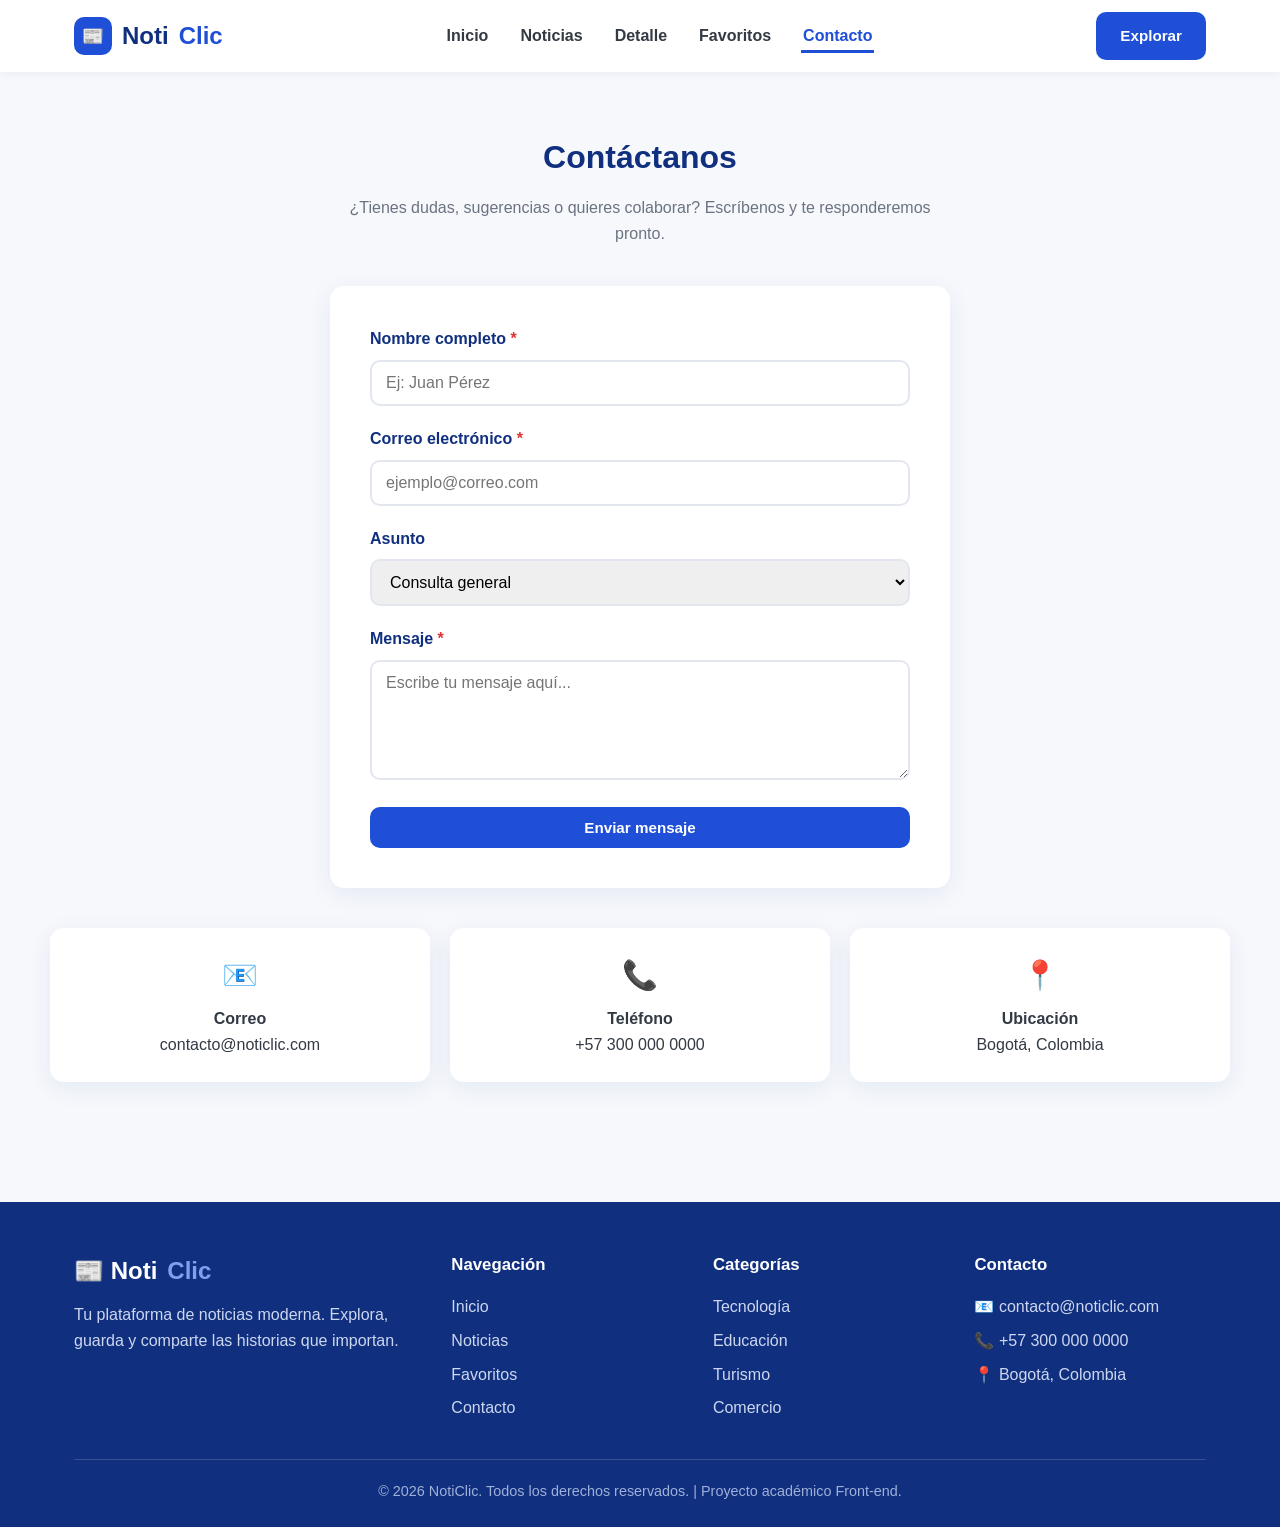
<file: contacto.html>
<!DOCTYPE html>
<html lang="es">
<head>
  <meta charset="UTF-8" />
  <meta name="viewport" content="width=device-width, initial-scale=1.0" />
  <title>NotiClic - Contacto</title>
  <link rel="stylesheet" href="css/styles.css" />
</head>
<body>

  <!-- Header / Navegacion -->
  <header class="header">
    <div class="contenedor">
      <!-- Los iconos son emojis, vienen tal cual del mockup aprobado -->
      <a href="index.html" class="logo">
        <span class="logo-icono">📰</span>
        Noti<span>Clic</span>
      </a>
      <nav class="nav">
        <ul>
          <li><a href="index.html">Inicio</a></li>
          <li><a href="noticias.html">Noticias</a></li>
          <li><a href="detalle.html">Detalle</a></li>
          <li><a href="favoritos.html">Favoritos</a></li>
          <li><a href="contacto.html" class="activo">Contacto</a></li>
        </ul>
      </nav>
      <a href="noticias.html" class="btn">Explorar</a>
    </div>
  </header>

  <!-- Contacto -->
  <section class="seccion contenedor">
    <h2 class="seccion-titulo">Contáctanos</h2>
    <p class="seccion-subtitulo">¿Tienes dudas, sugerencias o quieres colaborar? Escríbenos y te responderemos pronto.</p>

    <div class="form-contacto">
      <!-- Mensaje de confirmación que aparece cuando el envio es correcto -->
      <div class="mensaje-exito" id="mensaje-exito" style="display:none;">
        Tu mensaje fue enviado correctamente.
      </div>

      <form id="form-contacto" novalidate>
        <div class="campo">
          <label for="nombre">Nombre completo <span class="obligatorio">*</span></label>
          <input type="text" id="nombre" placeholder="Ej: Juan Pérez" />
          <div class="mensaje-error" id="error-nombre" style="display:none;"></div>
        </div>

        <div class="campo">
          <label for="correo">Correo electrónico <span class="obligatorio">*</span></label>
          <input type="email" id="correo" placeholder="ejemplo@correo.com" />
          <div class="mensaje-error" id="error-correo" style="display:none;"></div>
        </div>

        <div class="campo">
          <label for="asunto">Asunto</label>
          <select id="asunto">
            <option>Consulta general</option>
            <option>Sugerencia</option>
            <option>Reportar un problema</option>
            <option>Colaboración</option>
          </select>
        </div>

        <div class="campo">
          <label for="mensaje">Mensaje <span class="obligatorio">*</span></label>
          <textarea id="mensaje" placeholder="Escribe tu mensaje aquí..."></textarea>
          <div class="mensaje-error" id="error-mensaje" style="display:none;"></div>
        </div>

        <button type="submit" class="btn" style="width:100%;">Enviar mensaje</button>
      </form>
    </div>

    <!-- Información de contacto -->
    <div class="info-contacto">
      <div class="info-item">
        <div class="icono">📧</div>
        <strong>Correo</strong>
        <p>contacto@noticlic.com</p>
      </div>
      <div class="info-item">
        <div class="icono">📞</div>
        <strong>Teléfono</strong>
        <p>+57 300 000 0000</p>
      </div>
      <div class="info-item">
        <div class="icono">📍</div>
        <strong>Ubicación</strong>
        <p>Bogotá, Colombia</p>
      </div>
    </div>
  </section>

  <!-- Footer -->
  <footer class="footer">
    <div class="contenedor">
      <div class="footer-grid">
        <div>
          <div class="logo">📰 Noti<span>Clic</span></div>
          <p>Tu plataforma de noticias moderna. Explora, guarda y comparte las historias que importan.</p>
        </div>
        <div>
          <h4>Navegación</h4>
          <ul>
            <li><a href="index.html">Inicio</a></li>
            <li><a href="noticias.html">Noticias</a></li>
            <li><a href="favoritos.html">Favoritos</a></li>
            <li><a href="contacto.html">Contacto</a></li>
          </ul>
        </div>
        <div>
          <h4>Categorías</h4>
          <ul>
            <li><a href="noticias.html">Tecnología</a></li>
            <li><a href="noticias.html">Educación</a></li>
            <li><a href="noticias.html">Turismo</a></li>
            <li><a href="noticias.html">Comercio</a></li>
          </ul>
        </div>
        <div>
          <h4>Contacto</h4>
          <ul>
            <li>📧 contacto@noticlic.com</li>
            <li>📞 +57 300 000 0000</li>
            <li>📍 Bogotá, Colombia</li>
          </ul>
        </div>
      </div>
      <div class="footer-abajo">
        © 2026 NotiClic. Todos los derechos reservados. | Proyecto académico Front-end.
      </div>
    </div>
  </footer>

  <script src="js/contacto.js"></script>
</body>
</html>
</file>
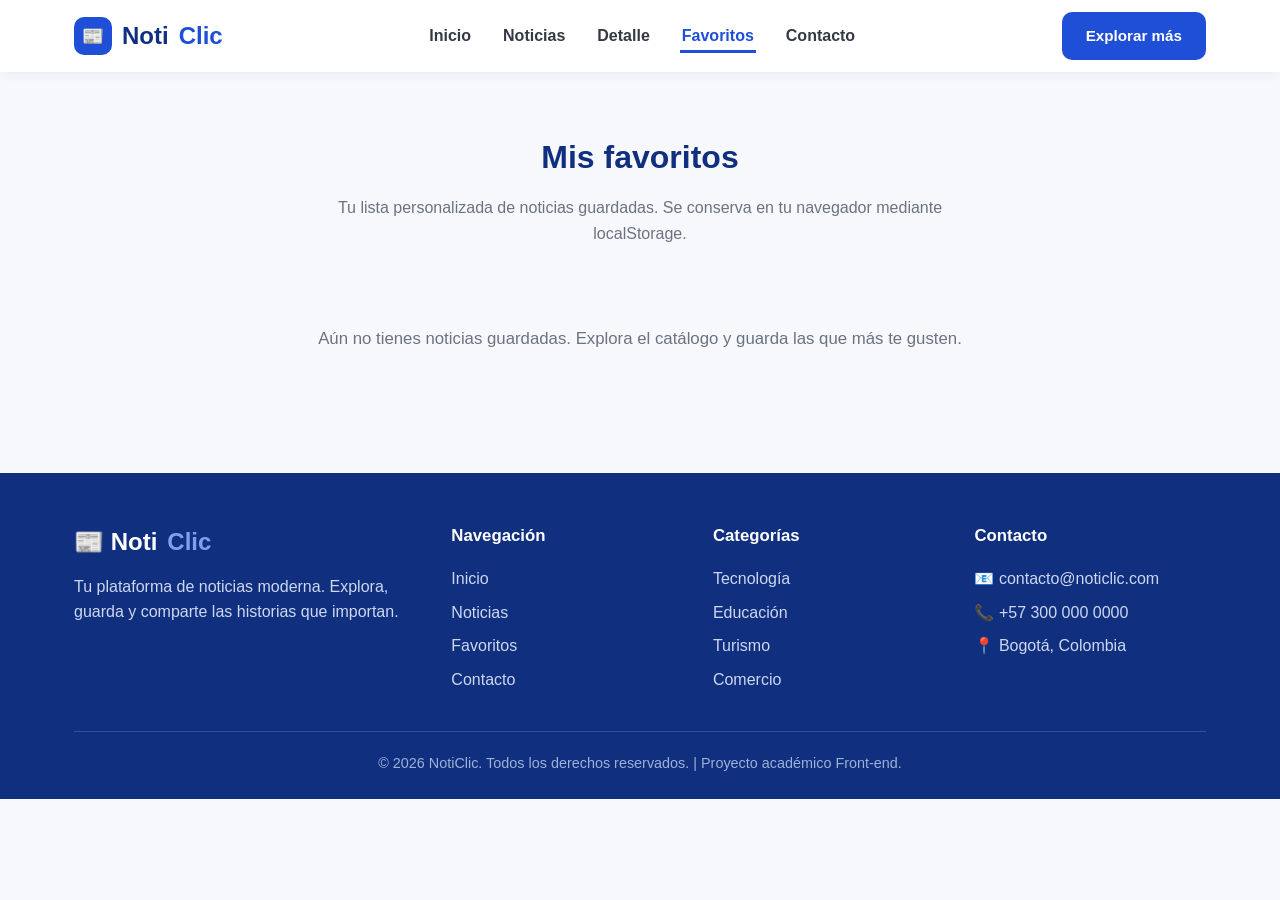
<file: favoritos.html>
<!DOCTYPE html>
<html lang="es">
<head>
  <meta charset="UTF-8" />
  <meta name="viewport" content="width=device-width, initial-scale=1.0" />
  <title>NotiClic - Favoritos</title>
  <link rel="stylesheet" href="css/styles.css" />
</head>
<body>

  <!-- Header / Navegacion -->
  <header class="header">
    <div class="contenedor">
      <!-- Los iconos son emojis, vienen tal cual del mockup aprobado -->
      <a href="index.html" class="logo">
        <span class="logo-icono">📰</span>
        Noti<span>Clic</span>
      </a>
      <nav class="nav">
        <ul>
          <li><a href="index.html">Inicio</a></li>
          <li><a href="noticias.html">Noticias</a></li>
          <li><a href="detalle.html">Detalle</a></li>
          <li><a href="favoritos.html" class="activo">Favoritos</a></li>
          <li><a href="contacto.html">Contacto</a></li>
        </ul>
      </nav>
      <a href="noticias.html" class="btn">Explorar más</a>
    </div>
  </header>

  <!-- Favoritos -->
  <section class="seccion contenedor">
    <h2 class="seccion-titulo">Mis favoritos</h2>
    <p class="seccion-subtitulo">Tu lista personalizada de noticias guardadas. Se conserva en tu navegador mediante localStorage.</p>

    <!-- Aqui se muestran las noticias guardadas -->
    <div class="grid-noticias" id="lista-favoritos"></div>

    <!-- Mensaje que aparece cuando todavia no hay favoritos -->
    <div class="estado-vacio" id="favoritos-vacio" style="display:none;">
      <p>Aún no tienes noticias guardadas. Explora el catálogo y guarda las que más te gusten.</p>
    </div>
  </section>

  <!-- Footer -->
  <footer class="footer">
    <div class="contenedor">
      <div class="footer-grid">
        <div>
          <div class="logo">📰 Noti<span>Clic</span></div>
          <p>Tu plataforma de noticias moderna. Explora, guarda y comparte las historias que importan.</p>
        </div>
        <div>
          <h4>Navegación</h4>
          <ul>
            <li><a href="index.html">Inicio</a></li>
            <li><a href="noticias.html">Noticias</a></li>
            <li><a href="favoritos.html">Favoritos</a></li>
            <li><a href="contacto.html">Contacto</a></li>
          </ul>
        </div>
        <div>
          <h4>Categorías</h4>
          <ul>
            <li><a href="noticias.html">Tecnología</a></li>
            <li><a href="noticias.html">Educación</a></li>
            <li><a href="noticias.html">Turismo</a></li>
            <li><a href="noticias.html">Comercio</a></li>
          </ul>
        </div>
        <div>
          <h4>Contacto</h4>
          <ul>
            <li>📧 contacto@noticlic.com</li>
            <li>📞 +57 300 000 0000</li>
            <li>📍 Bogotá, Colombia</li>
          </ul>
        </div>
      </div>
      <div class="footer-abajo">
        © 2026 NotiClic. Todos los derechos reservados. | Proyecto académico Front-end.
      </div>
    </div>
  </footer>

  <script src="js/favoritos.js"></script>
</body>
</html>
</file>
<file: css/styles.css>
/* NotiClic - Hoja de estilos. Mismo diseno de la maqueta y unos ajustes para lo funcional */

/* --- Variables de diseño --- */
:root {
  --azul-primario: #1e4fd6;
  --azul-oscuro: #10307f;
  --azul-claro: #e8eefc;
  --gris-texto: #333a44;
  --gris-suave: #6b7280;
  --gris-borde: #e2e6ee;
  --fondo: #f6f8fc;
  --blanco: #ffffff;
  --amarillo: #ffb020;
  --sombra: 0 6px 24px rgba(16, 48, 127, 0.08);
  --radio: 14px;
}

/* --- Reset básico --- */
* {
  margin: 0;
  padding: 0;
  box-sizing: border-box;
}

body {
  font-family: "Segoe UI", Roboto, Helvetica, Arial, sans-serif;
  color: var(--gris-texto);
  background-color: var(--fondo);
  line-height: 1.6;
}

a {
  text-decoration: none;
  color: inherit;
}

img {
  max-width: 100%;
  display: block;
}

.contenedor {
  width: 100%;
  max-width: 1180px;
  margin: 0 auto;
  padding: 0 24px;
}

/* Header / Navegacion */
.header {
  background-color: var(--blanco);
  box-shadow: 0 2px 10px rgba(16, 48, 127, 0.06);
  position: sticky;
  top: 0;
  z-index: 100;
}

.header .contenedor {
  display: flex;
  align-items: center;
  justify-content: space-between;
  height: 72px;
}

.logo {
  display: flex;
  align-items: center;
  gap: 10px;
  font-size: 1.5rem;
  font-weight: 800;
  color: var(--azul-oscuro);
}

.logo-icono {
  width: 38px;
  height: 38px;
  background: var(--azul-primario);
  color: #fff;
  border-radius: 10px;
  display: grid;
  place-items: center;
  font-size: 1.1rem;
}

.logo span {
  color: var(--azul-primario);
}

.nav ul {
  list-style: none;
  display: flex;
  gap: 28px;
  align-items: center;
}

.nav a {
  font-weight: 600;
  color: var(--gris-texto);
  padding: 6px 2px;
  transition: color 0.2s;
}

.nav a:hover,
.nav a.activo {
  color: var(--azul-primario);
  border-bottom: 3px solid var(--azul-primario);
}

.btn {
  display: inline-block;
  background-color: var(--azul-primario);
  color: #fff;
  border: none;
  padding: 12px 24px;
  border-radius: 10px;
  font-weight: 700;
  font-size: 0.95rem;
  cursor: pointer;
  transition: background 0.2s, transform 0.1s;
}

.btn:hover {
  background-color: var(--azul-oscuro);
}

.btn-secundario {
  background-color: transparent;
  color: var(--azul-primario);
  border: 2px solid var(--azul-primario);
}

.btn-secundario:hover {
  background-color: var(--azul-claro);
}

.btn-favorito {
  background-color: var(--amarillo);
  color: #4a3200;
}

.btn-favorito:hover {
  background-color: #e69a00;
}

/* Hero / Bienvenida */
.hero {
  background: linear-gradient(135deg, var(--azul-oscuro), var(--azul-primario));
  color: #fff;
  padding: 70px 0;
}

.hero .contenedor {
  display: grid;
  grid-template-columns: 1.1fr 0.9fr;
  gap: 40px;
  align-items: center;
}

.hero h1 {
  font-size: 2.7rem;
  line-height: 1.2;
  margin-bottom: 16px;
}

.hero p {
  font-size: 1.1rem;
  opacity: 0.92;
  margin-bottom: 28px;
}

.hero-acciones {
  display: flex;
  gap: 14px;
  flex-wrap: wrap;
}

.hero .btn-secundario {
  color: #fff;
  border-color: #fff;
}

.hero .btn-secundario:hover {
  background-color: rgba(255, 255, 255, 0.15);
}

.hero-imagen {
  background-color: rgba(255, 255, 255, 0.12);
  border-radius: var(--radio);
  height: 280px;
  display: grid;
  place-items: center;
  font-size: 1rem;
  border: 2px dashed rgba(255, 255, 255, 0.4);
}

/* Secciones */
.seccion {
  padding: 60px 0;
}

.seccion-titulo {
  text-align: center;
  margin-bottom: 12px;
  font-size: 2rem;
  color: var(--azul-oscuro);
}

.seccion-subtitulo {
  text-align: center;
  color: var(--gris-suave);
  margin-bottom: 40px;
  max-width: 620px;
  margin-left: auto;
  margin-right: auto;
}

/* Cards de noticias */
.grid-noticias {
  display: grid;
  grid-template-columns: repeat(3, 1fr);
  gap: 26px;
}

.card {
  background-color: var(--blanco);
  border-radius: var(--radio);
  overflow: hidden;
  box-shadow: var(--sombra);
  display: flex;
  flex-direction: column;
  transition: transform 0.2s;
}

.card:hover {
  transform: translateY(-4px);
}

.card-imagen {
  height: 180px;
  background: linear-gradient(135deg, #c3d0f5, #8fa8ee);
  display: grid;
  place-items: center;
  color: var(--azul-oscuro);
  font-weight: 600;
}

/* La imagen real de cada noticia se carga desde el JSON */
.card-imagen img {
  width: 100%;
  height: 100%;
  object-fit: cover;
}

.card-cuerpo {
  padding: 20px;
  display: flex;
  flex-direction: column;
  flex: 1;
}

.card-categoria {
  display: inline-block;
  align-self: flex-start;
  background-color: var(--azul-claro);
  color: var(--azul-primario);
  font-size: 0.75rem;
  font-weight: 700;
  padding: 4px 12px;
  border-radius: 20px;
  margin-bottom: 12px;
  text-transform: uppercase;
  letter-spacing: 0.4px;
}

.card-titulo {
  font-size: 1.15rem;
  color: var(--azul-oscuro);
  margin-bottom: 8px;
}

.card-descripcion {
  color: var(--gris-suave);
  font-size: 0.95rem;
  margin-bottom: 18px;
  flex: 1;
}

.card-pie {
  display: flex;
  gap: 10px;
  align-items: center;
  justify-content: space-between;
}

.card .btn {
  padding: 9px 18px;
  font-size: 0.9rem;
}

.icono-fav {
  font-size: 1.4rem;
  cursor: pointer;
  color: var(--gris-borde);
}

.icono-fav.activo {
  color: var(--amarillo);
}

/* Filtros del listado */
.filtros {
  display: flex;
  gap: 12px;
  justify-content: center;
  flex-wrap: wrap;
  margin-bottom: 36px;
}

.filtro {
  padding: 8px 20px;
  border-radius: 30px;
  border: 2px solid var(--gris-borde);
  background: var(--blanco);
  color: var(--gris-texto);
  font-weight: 600;
  cursor: pointer;
}

.filtro.activo {
  background: var(--azul-primario);
  color: #fff;
  border-color: var(--azul-primario);
}

.buscador {
  display: flex;
  max-width: 460px;
  margin: 0 auto 34px;
  gap: 10px;
}

.buscador input {
  flex: 1;
  padding: 12px 16px;
  border: 2px solid var(--gris-borde);
  border-radius: 10px;
  font-size: 1rem;
}

/* Detalle de noticia */
.detalle {
  background: var(--blanco);
  border-radius: var(--radio);
  box-shadow: var(--sombra);
  overflow: hidden;
  max-width: 860px;
  margin: 40px auto;
}

.detalle-imagen {
  height: 340px;
  background: linear-gradient(135deg, #c3d0f5, #8fa8ee);
  display: grid;
  place-items: center;
  color: var(--azul-oscuro);
  font-weight: 600;
  font-size: 1.1rem;
}

.detalle-imagen img {
  width: 100%;
  height: 100%;
  object-fit: cover;
}

.detalle-cuerpo {
  padding: 36px;
}

.detalle-meta {
  display: flex;
  gap: 16px;
  align-items: center;
  color: var(--gris-suave);
  font-size: 0.9rem;
  margin-bottom: 16px;
}

.detalle h1 {
  font-size: 2rem;
  color: var(--azul-oscuro);
  margin-bottom: 18px;
}

.detalle p {
  margin-bottom: 16px;
  color: var(--gris-texto);
}

.detalle-acciones {
  display: flex;
  gap: 14px;
  margin-top: 28px;
  flex-wrap: wrap;
  border-top: 1px solid var(--gris-borde);
  padding-top: 24px;
}

/* Formulario de contacto */
.form-contacto {
  background: var(--blanco);
  border-radius: var(--radio);
  box-shadow: var(--sombra);
  max-width: 620px;
  margin: 0 auto;
  padding: 40px;
}

.campo {
  margin-bottom: 20px;
}

.campo label {
  display: block;
  font-weight: 600;
  margin-bottom: 8px;
  color: var(--azul-oscuro);
}

.campo label .obligatorio {
  color: #e03131;
}

.campo input,
.campo textarea,
.campo select {
  width: 100%;
  padding: 12px 14px;
  border: 2px solid var(--gris-borde);
  border-radius: 10px;
  font-size: 1rem;
  font-family: inherit;
}

.campo input:focus,
.campo textarea:focus {
  outline: none;
  border-color: var(--azul-primario);
}

.campo textarea {
  resize: vertical;
  min-height: 120px;
}

.mensaje-error {
  color: #e03131;
  font-size: 0.85rem;
  margin-top: 6px;
}

.mensaje-exito {
  background-color: #e6f7ed;
  color: #1a7f47;
  border: 1px solid #b4e6c9;
  padding: 14px 18px;
  border-radius: 10px;
  margin-bottom: 24px;
  font-weight: 600;
}

.info-contacto {
  display: grid;
  grid-template-columns: repeat(3, 1fr);
  gap: 20px;
  margin-top: 40px;
  text-align: center;
}

.info-item {
  background: var(--blanco);
  padding: 24px;
  border-radius: var(--radio);
  box-shadow: var(--sombra);
}

.info-item .icono {
  font-size: 1.8rem;
  margin-bottom: 8px;
}

/* Testimonios / Franja informativa */
.franja-cta {
  background: linear-gradient(135deg, var(--azul-primario), var(--azul-oscuro));
  color: #fff;
  text-align: center;
  padding: 56px 0;
}

.franja-cta h2 {
  font-size: 2rem;
  margin-bottom: 12px;
}

.franja-cta p {
  opacity: 0.9;
  margin-bottom: 26px;
}

.franja-cta .btn {
  background: #fff;
  color: var(--azul-primario);
}

.testimonios {
  display: grid;
  grid-template-columns: repeat(3, 1fr);
  gap: 24px;
}

.testimonio {
  background: var(--blanco);
  padding: 26px;
  border-radius: var(--radio);
  box-shadow: var(--sombra);
}

.testimonio p {
  font-style: italic;
  color: var(--gris-texto);
  margin-bottom: 16px;
}

.testimonio-autor {
  display: flex;
  align-items: center;
  gap: 12px;
}

.avatar {
  width: 44px;
  height: 44px;
  border-radius: 50%;
  background: var(--azul-claro);
  color: var(--azul-primario);
  display: grid;
  place-items: center;
  font-weight: 700;
}

.testimonio-autor strong {
  color: var(--azul-oscuro);
}

.testimonio-autor small {
  color: var(--gris-suave);
}

/* Mensaje que aparece en Favoritos cuando la lista esta vacia */
.estado-vacio {
  text-align: center;
  margin-top: 40px;
  color: var(--gris-suave);
  font-size: 1.05rem;
}

/* Footer */
.footer {
  background-color: var(--azul-oscuro);
  color: #cdd7f0;
  padding: 50px 0 24px;
  margin-top: 60px;
}

.footer-grid {
  display: grid;
  grid-template-columns: 1.5fr 1fr 1fr 1fr;
  gap: 30px;
  margin-bottom: 30px;
}

.footer h4 {
  color: #fff;
  margin-bottom: 16px;
  font-size: 1.05rem;
}

.footer ul {
  list-style: none;
}

.footer ul li {
  margin-bottom: 8px;
}

.footer ul li a:hover {
  color: #fff;
}

.footer .logo {
  color: #fff;
  margin-bottom: 12px;
}

.footer .logo span {
  color: #7fa0f0;
}

.footer-abajo {
  border-top: 1px solid rgba(255, 255, 255, 0.15);
  padding-top: 20px;
  text-align: center;
  font-size: 0.9rem;
  color: #9fb0d8;
}

/* Responsive */
@media (max-width: 900px) {
  .hero .contenedor { grid-template-columns: 1fr; }
  .grid-noticias { grid-template-columns: repeat(2, 1fr); }
  .footer-grid { grid-template-columns: 1fr 1fr; }
  .info-contacto,
  .testimonios { grid-template-columns: 1fr; }
}

@media (max-width: 600px) {
  .nav ul { gap: 14px; font-size: 0.85rem; }
  .grid-noticias { grid-template-columns: 1fr; }
  .hero h1 { font-size: 2rem; }
}
</file>
